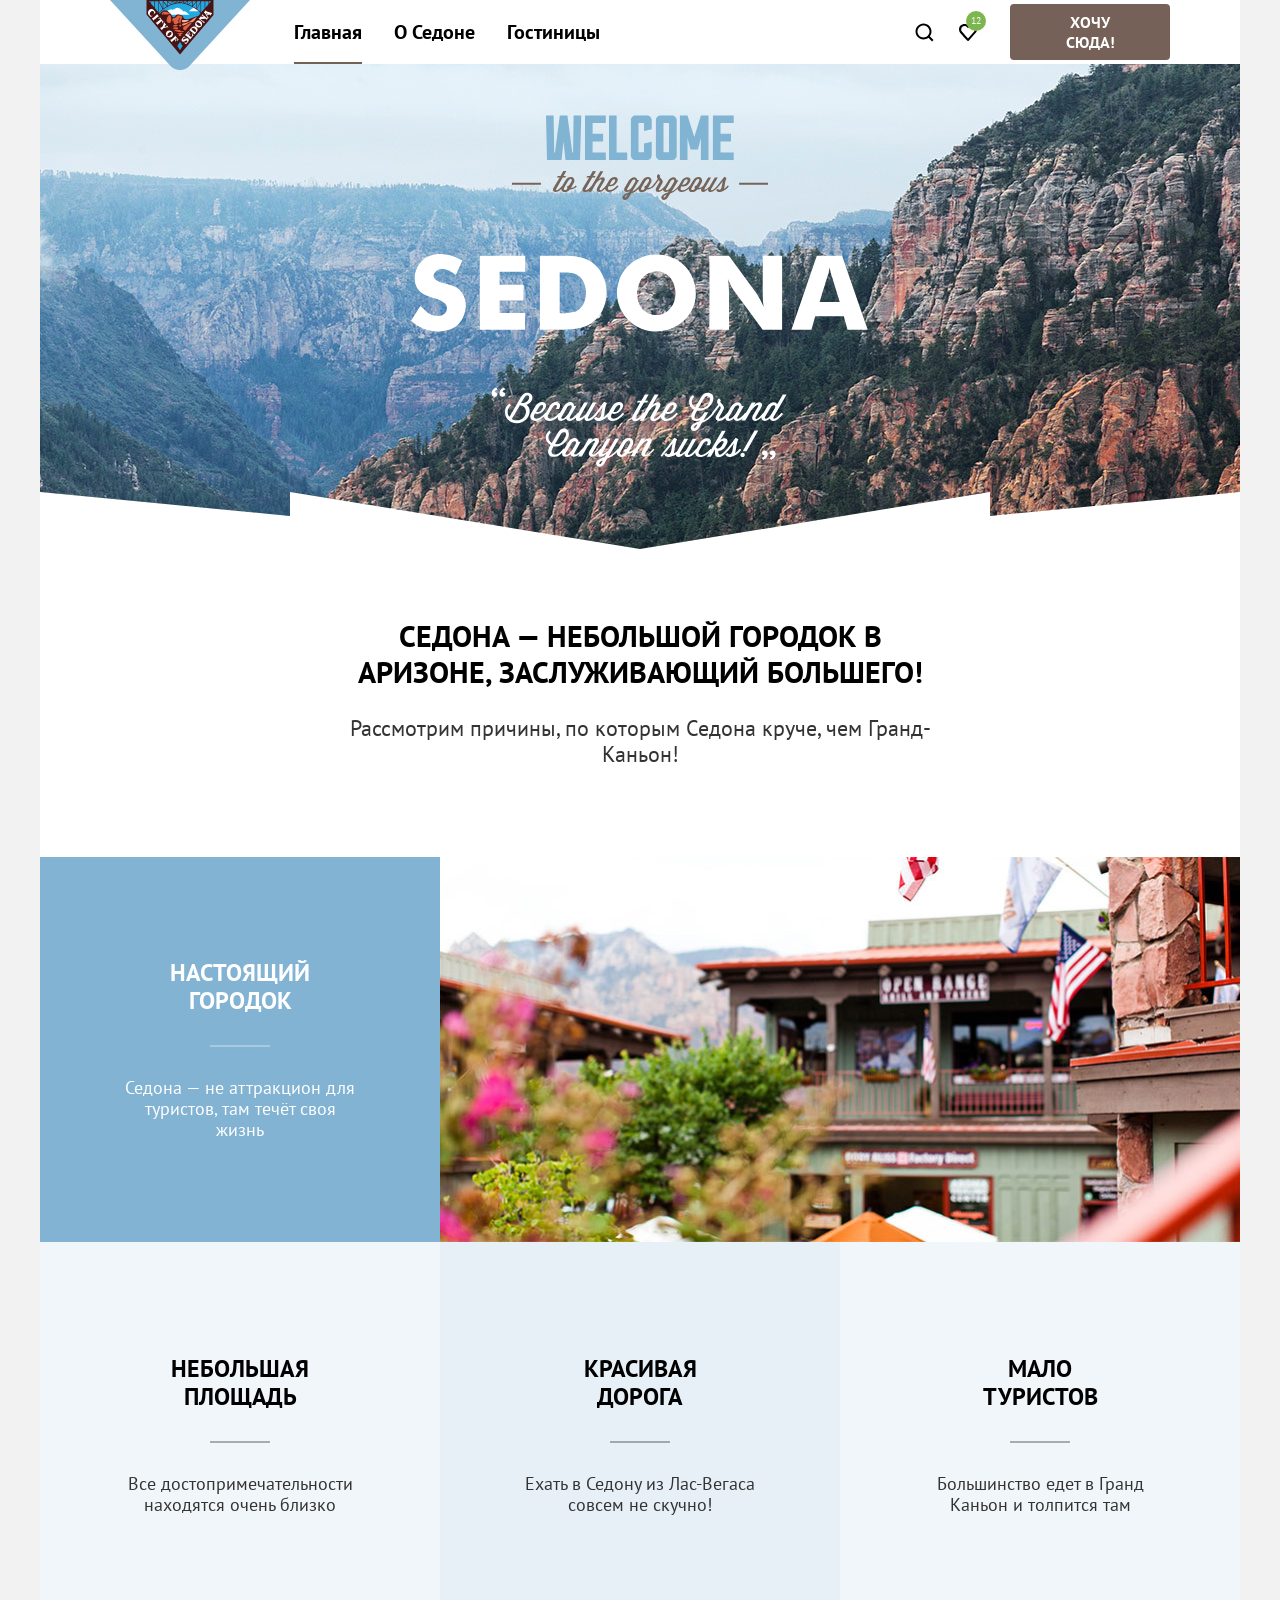
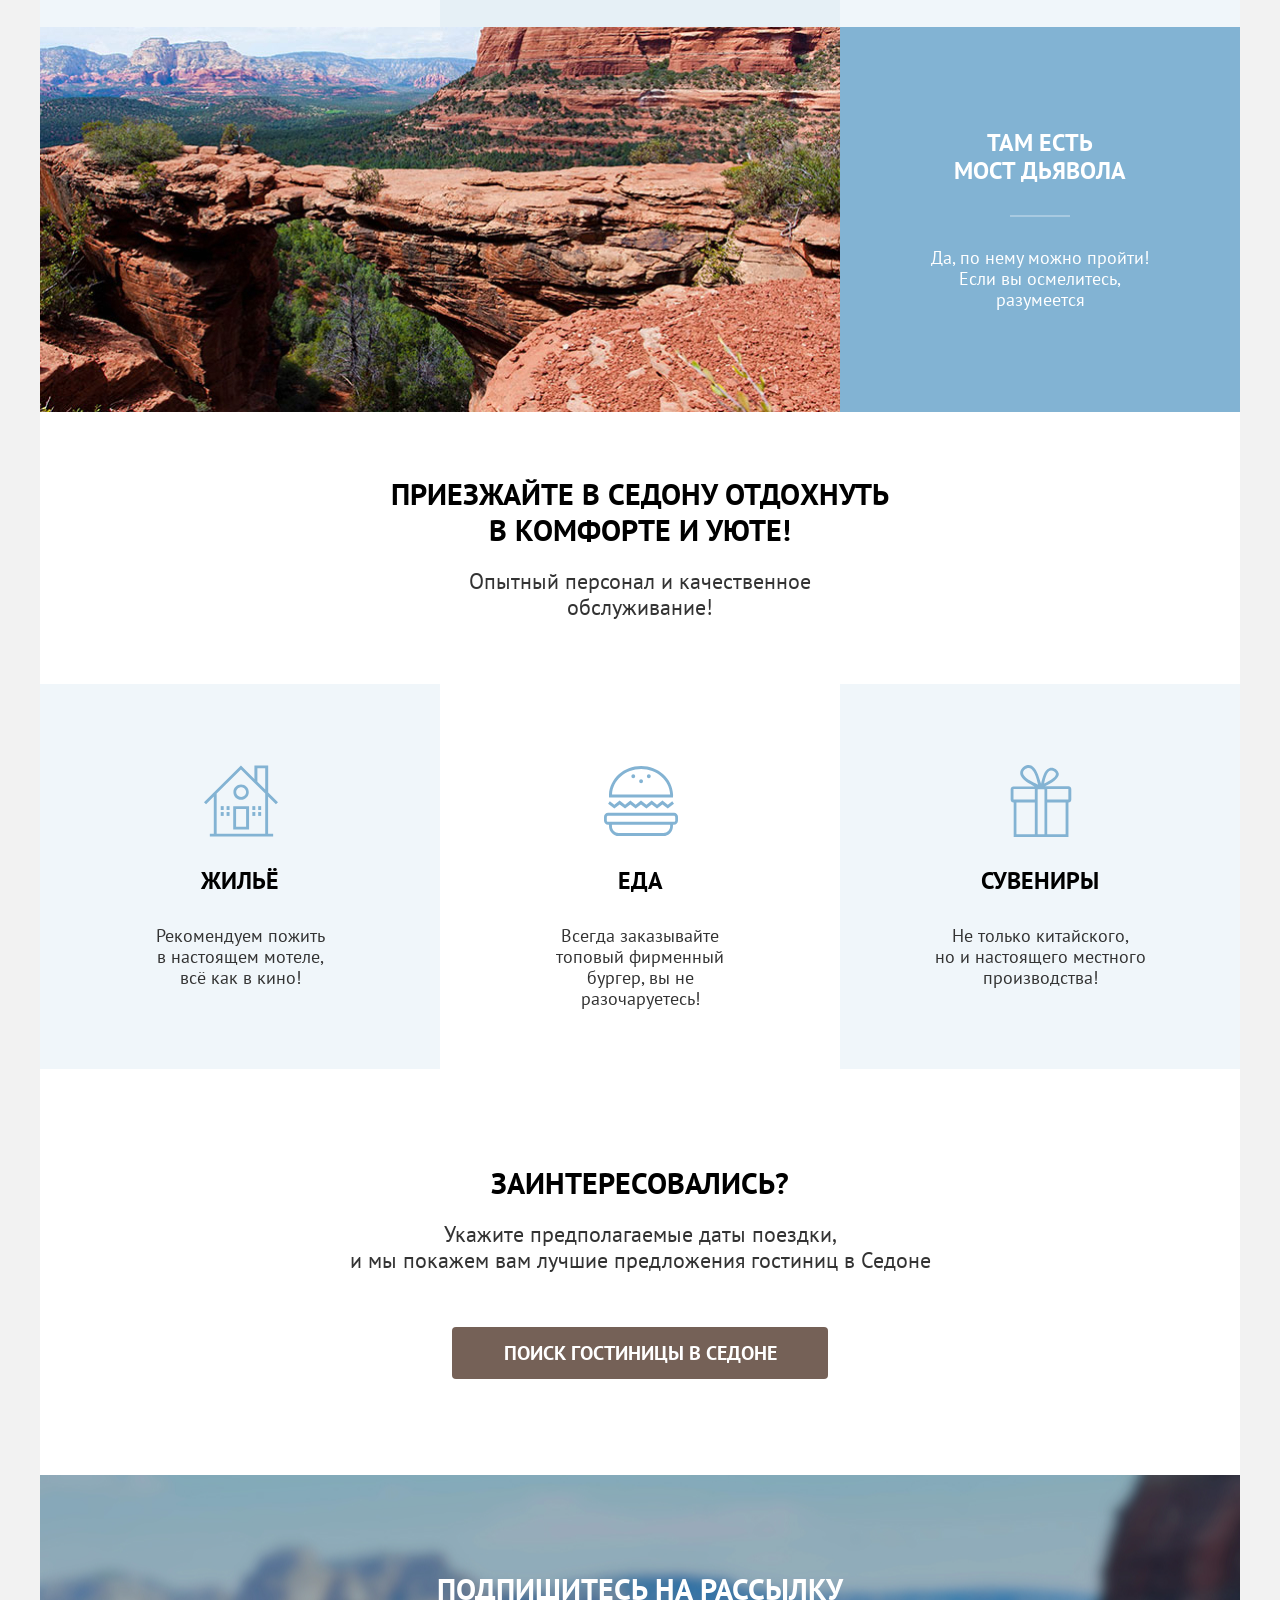
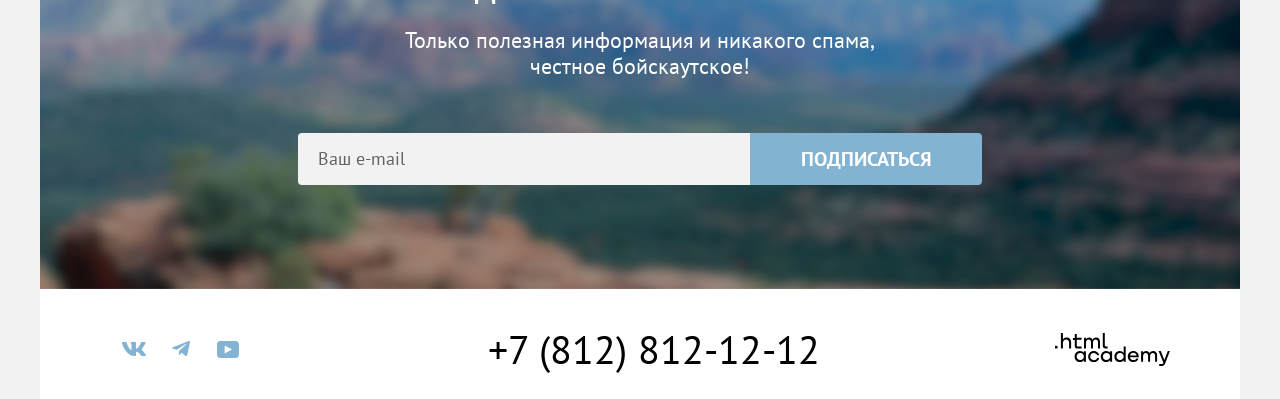
<file: index.html>
<!DOCTYPE html>
<html lang="ru">

  <head>
    <meta charset="utf-8">
    <meta name="viewport" content="width=device-width, initial-scale=1.0">
    <title>Седона – туристический город в Аризоне</title>
    <meta name="description"
      content="Туристический сайт города Седона. Поиск гостиниц, преимущества отдыха и полезная информация для путешественников.">
    <link rel="icon" href="images/favicon.png" type="image/png" sizes="32x32">
    <link rel="stylesheet" href="styles/main.css">
  </head>

  <body>

    <!-- Шапка сайта -->
    <header class="page-header">
      <nav class="navigation" aria-label="Основная навигация">
        <a href="index.html" class="navigation-logo-link">
          <img src="images/logo.svg" alt="Логотип сайта Седона" width="140" height="70">
        </a>

        <!-- Главное меню -->
        <ul class="navigation-list">
          <li class="navigation-item">
            <a href="index.html" aria-current="page" class="navigation-link navigation-link-current">Главная</a>
          </li>
          <li class="navigation-item">
            <a href="#" class="navigation-link">О Седоне</a>
          </li>
          <li class="navigation-item">
            <a href="catalog.html" class="navigation-link">Гостиницы</a>
          </li>
        </ul>

        <!-- Пользовательское меню -->
        <ul class="navigation-user-list">
          <li class="navigation-user-item">
            <a href="#" class="navigation-user-link navigation-user-link-search">
              <span class="visually-hidden">Поиск</span>
            </a>
          </li>
          <li class="navigation-user-item">
            <a href="#" class="navigation-user-link navigation-user-link-favorites">
              <span class="visually-hidden">Избранное</span>
              <span class="navigation-favorites-count">12</span>
            </a>
          </li>
          <li class="navigation-user-item">
            <a href="#" class="navigation-user-button button">Хочу сюда!</a>
          </li>
        </ul>
      </nav>
    </header>

    <main class="page-main">

      <!-- Главный экран -->
      <section class="page-hero">
        <h1 class="visually-hidden">Седона – туристический город в Аризоне</h1>
        <img src="images/welcome-to-sedona.svg"
          alt="Добро пожаловать в великолепную Седону. Потому что Гранд-Каньон отстой!" class="page-hero-image"
          width="458" height="352">
      </section>

      <!-- Преимущества -->
      <section class="advantages">
        <h2 class="visually-hidden">Преимущества Седоны</h2>
        <p class="advantages-lead">Седона — небольшой городок в Аризоне, заслуживающий большего!</p>
        <p class="advantages-description">Рассмотрим причины, по которым Седона круче, чем Гранд-Каньон!</p>
        <ul class="advantages-list">
          <li class="advantages-item advantages-item-featured advantages-item-dark">
            <div class="advantages-item-content">
              <h3 class="advantages-item-title">Настоящий городок</h3>
              <p class="advantages-item-description">Седона — не аттракцион для туристов, там течёт своя жизнь</p>
            </div>
            <img src="images/advantages-town.jpg" alt="Городская улица Седоны с магазинами и флагами"
              class="advantages-image" width="800" height="385">
          </li>
          <li class="advantages-item advantages-item-light">
            <h3 class="advantages-item-title">Небольшая площадь</h3>
            <p class="advantages-item-description">Все достопримечательности находятся очень близко</p>
          </li>
          <li class="advantages-item advantages-item-medium">
            <h3 class="advantages-item-title">Красивая дорога</h3>
            <p class="advantages-item-description">Ехать в Седону из Лас-Вегаса совсем не скучно!</p>
          </li>
          <li class="advantages-item advantages-item-light">
            <h3 class="advantages-item-title">Мало туристов</h3>
            <p class="advantages-item-description">Большинство едет в Гранд Каньон и толпится там</p>
          </li>
          <li class="advantages-item advantages-item-featured advantages-item-featured-reverse advantages-item-dark">
            <div class="advantages-item-content">
              <h3 class="advantages-item-title">Там есть <br> мост Дьявола</h3>
              <p class="advantages-item-description">Да, по нему можно пройти! Если вы осмелитесь, разумеется</p>
            </div>
            <img src="images/advantages-bridge.jpg" alt="Красные скалы и природный мост Дьявола в окрестностях Седоны"
              class="advantages-image" width="800" height="385">
          </li>
        </ul>
      </section>

      <!-- Услуги -->
      <section class="services">
        <h2 class="visually-hidden">Услуги для туристов</h2>
        <p class="services-lead">Приезжайте в Седону отдохнуть в комфорте и уюте!</p>
        <p class="services-description">Опытный персонал и качественное обслуживание!</p>
        <ul class="services-list">
          <li class="services-item services-item-housing">
            <h3 class="services-item-title">Жильё</h3>
            <p class="services-item-description">Рекомендуем пожить <br> в настоящем мотеле, <br> всё как в кино!</p>
          </li>
          <li class="services-item services-item-food">
            <h3 class="services-item-title">Еда</h3>
            <p class="services-item-description">Всегда заказывайте <br> топовый фирменный бургер, вы не разочаруетесь!</p>
          </li>
          <li class="services-item services-item-souvenirs">
            <h3 class="services-item-title">Сувениры</h3>
            <p class="services-item-description">Не только китайского, <br> но и настоящего местного производства!</p>
          </li>
        </ul>
      </section>

      <!-- Поиск гостиницы -->
      <section class="hotel-search">
        <h2 class="visually-hidden">Подбор гостиницы</h2>
        <p class="hotel-search-lead">Заинтересовались?</p>
        <p class="hotel-search-description">Укажите предполагаемые даты поездки, <br> и мы покажем вам лучшие предложения
          гостиниц в Седоне</p>
        <a href="#" class="hotel-search-button button">Поиск гостиницы в Седоне</a>
      </section>

      <!-- Подписка на рассылку -->
      <section class="newsletter">
        <h2 class="visually-hidden">Форма подписки на рассылку</h2>
        <p class="newsletter-lead">Подпишитесь на рассылку</p>
        <p class="newsletter-description">Только полезная информация и никакого спама, честное бойскаутское!</p>
        <form action="https://echo.htmlacademy.ru/" method="post" class="newsletter-form">
          <label for="newsletter-email-field" class="visually-hidden">Введите ваш e-mail</label>
          <input type="email" id="newsletter-email-field" name="newsletter-email" placeholder="Ваш e-mail"
            class="newsletter-field" required>
          <button class="newsletter-button button" type="submit">Подписаться</button>
        </form>
      </section>

    </main>

    <!-- Подвал сайта -->
    <footer class="page-footer">

      <!-- Социальные сети -->
      <section class="footer-social">
        <h2 class="visually-hidden">Социальные сети</h2>
        <ul class="footer-social-list">
          <li class="footer-social-item">
            <a href="https://vk.com/htmlacademy" class="footer-social-link">
              <img src="images/social-vk-icon.svg" alt="ВКонтакте" class="footer-social-icon" width="24" height="14">
            </a>
          </li>
          <li class="footer-social-item">
            <a href="https://t.me/htmlacademy" class="footer-social-link">
              <img src="images/social-telegram-icon.svg" alt="Телеграм" class="footer-social-icon" width="18"
                height="16">
            </a>
          </li>
          <li class="footer-social-item">
            <a href="https://www.youtube.com/user/htmlacademyru" class="footer-social-link">
              <img src="images/social-youtube-icon.svg" alt="Ютьюб" class="footer-social-icon" width="22" height="17">
            </a>
          </li>
        </ul>
      </section>

      <!-- Контакты -->
      <address class="footer-contacts">
        <a href="tel:+78128121212" class="footer-contacts-phone">+7 (812) 812-12-12</a>
      </address>

      <!-- Ссылка на разработчика -->
      <a href="https://htmlacademy.ru/" class="footer-developer-link">
        <img src="images/logo-htmlacademy.svg" alt="Логотип HTML Academy" class="footer-developer-logo" width="115"
          height="33">
      </a>

    </footer>

  </body>

</html>
</file>
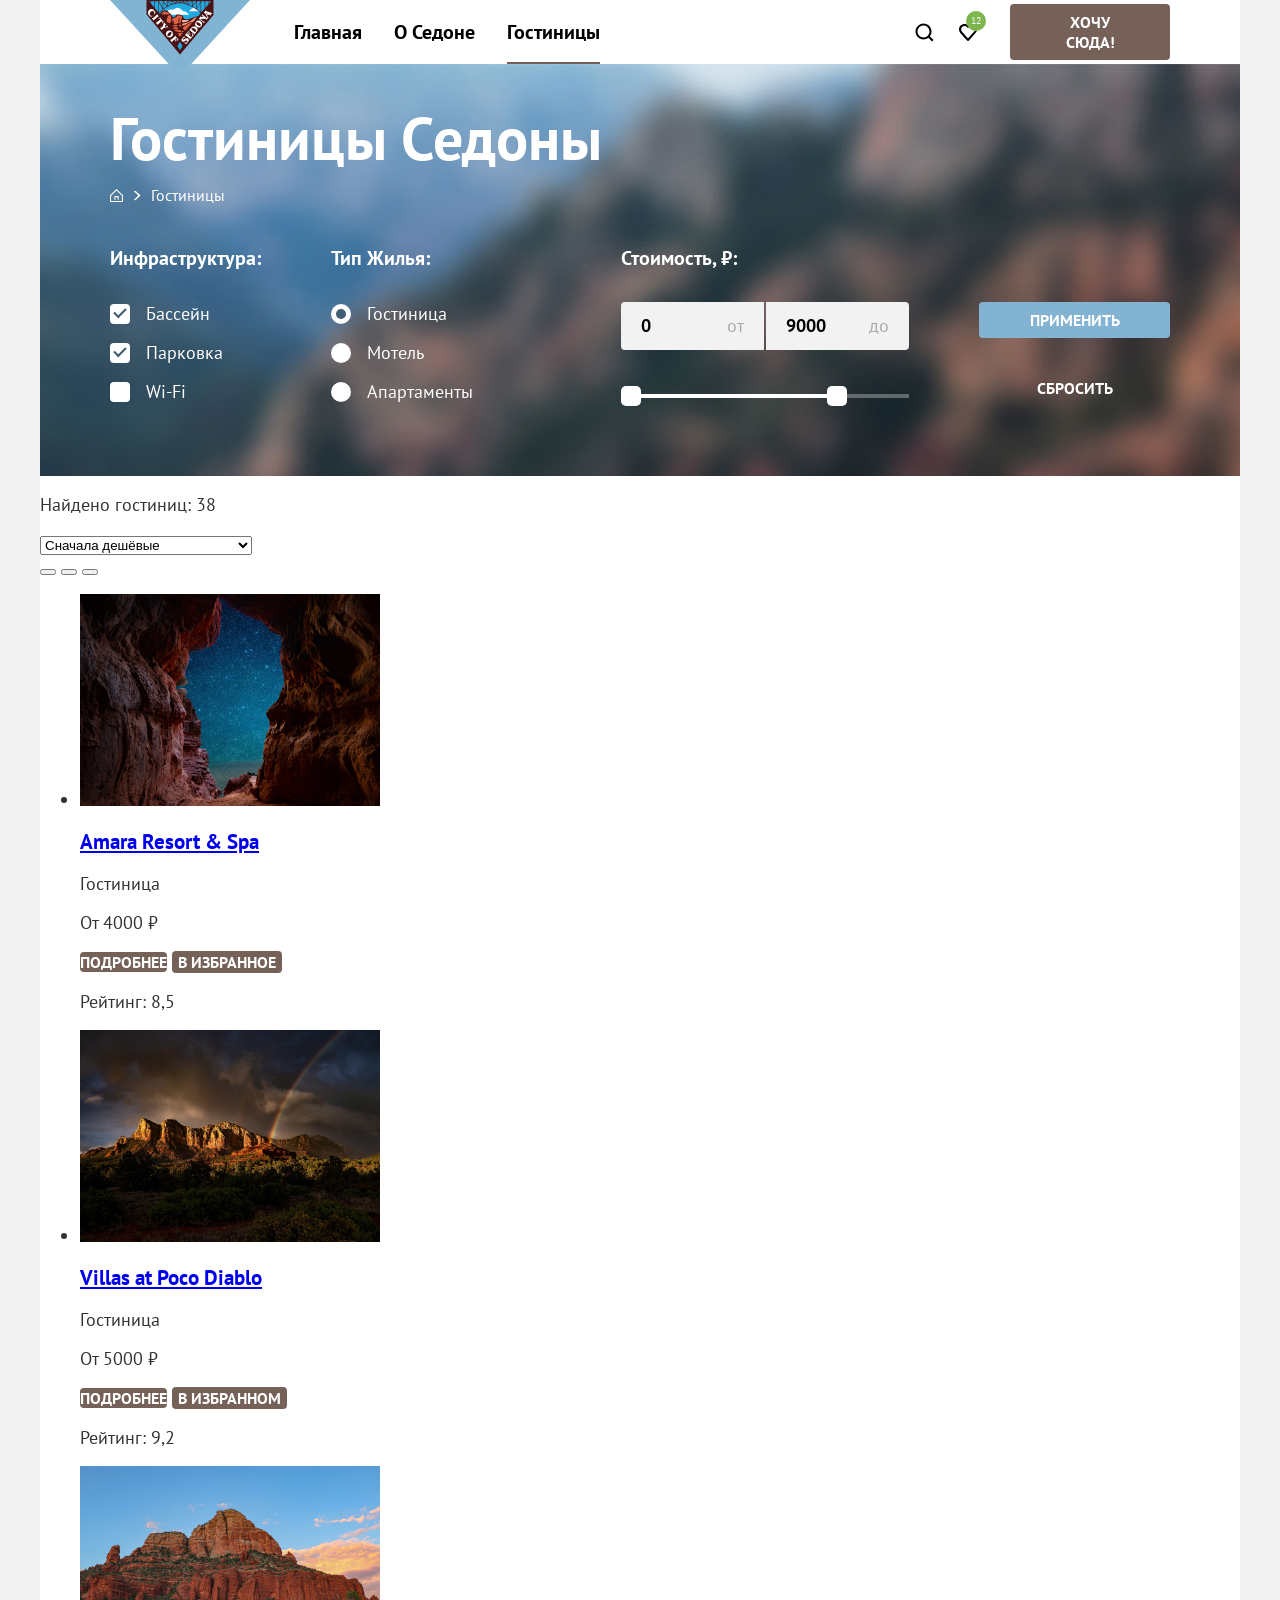
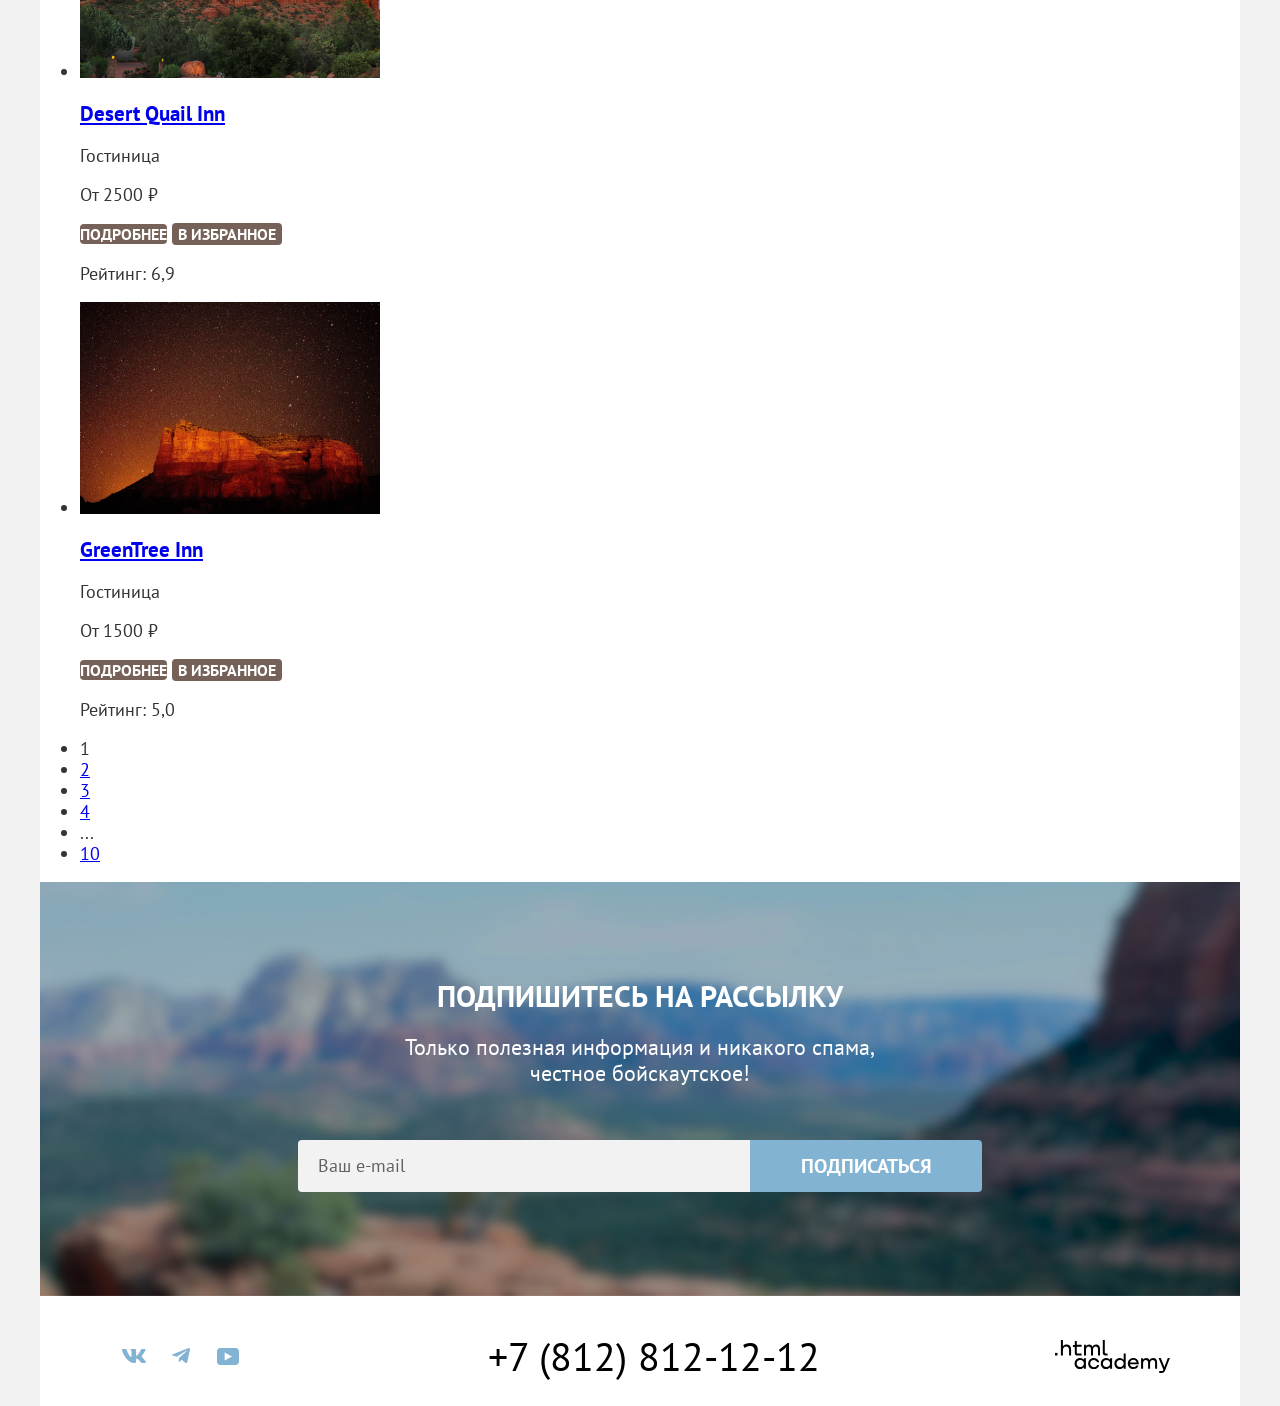
<file: catalog.html>
<!DOCTYPE html>
<html lang="en">

  <head>
    <meta charset="utf-8">
    <meta name="viewport" content="width=device-width, initial-scale=1.0">
    <title>Гостиницы Седоны</title>
    <meta name="description"
      content="Каталог гостиниц Седоны с фильтрами по инфраструктуре, типу жилья, стоимости и рейтингу.">
    <link rel="icon" href="images/favicon.png" type="image/png" sizes="32x32">
    <link rel="stylesheet" href="styles/main.css">
  </head>

  <body>
    <!-- Шапка сайта -->
    <header class="page-header">
      <nav class="navigation" aria-label="Основная навигация">
        <a href="index.html" class="navigation-logo-link">
          <img src="images/logo.svg" alt="Логотип сайта Седона" width="140" height="70">
        </a>

        <!-- Главное меню -->
        <ul class="navigation-list">
          <li class="navigation-item">
            <a href="index.html" class="navigation-link">Главная</a>
          </li>
          <li class="navigation-item">
            <a href="#" class="navigation-link">О Седоне</a>
          </li>
          <li class="navigation-item">
            <a href="catalog.html" aria-current="page" class="navigation-link navigation-link-current">Гостиницы</a>
          </li>
        </ul>

        <!-- Пользовательское меню -->
        <ul class="navigation-user-list">
          <li class="navigation-user-item">
            <a href="#" class="navigation-user-link navigation-user-link-search">
              <span class="visually-hidden">Поиск</span>
            </a>
          </li>
          <li class="navigation-user-item">
            <a href="#" class="navigation-user-link navigation-user-link-favorites">
              <span class="visually-hidden">Избранное</span>
              <span class="navigation-favorites-count">12</span>
            </a>
          </li>
          <li class="navigation-user-item">
            <a href="#" class="navigation-user-button button">Хочу сюда!</a>
          </li>
        </ul>
      </nav>
    </header>

    <main class="page-main page-main-catalog">

      <!-- Фильтр гостиниц -->
      <section class="catalog-hero">
        <h1 class="catalog-title">Гостиницы Седоны</h1>

        <!-- Хлебные крошки -->
        <nav class="breadcrumbs" aria-label="Хлебные крошки">
          <ol class="breadcrumbs-list">
            <li class="breadcrumbs-item">
              <a href="index.html" class="breadcrumbs-link breadcrumbs-link-home">
                <span class="visually-hidden">Главная страница</span>
              </a>
            </li>
            <li class="breadcrumbs-item">
              <span class="breadcrumbs-current" aria-current="page">Гостиницы</span>
            </li>
          </ol>
        </nav>
        <form action="https://echo.htmlacademy.ru/" method="get" class="catalog-filter">
          <fieldset class="catalog-filter-group">
            <legend class="catalog-filter-title">Инфраструктура:</legend>
            <ul class="catalog-filter-list">
              <li class="catalog-filter-item">
                <label class="control">
                  <input type="checkbox" class="control-input" name="infrastructure" value="pool" checked>
                  <span class="control-label">Бассейн</span>
                </label>
              </li>
              <li class="catalog-filter-item">
                <label class="control">
                  <input type="checkbox" class="control-input" name="infrastructure" value="parking" checked>
                  <span class="control-label">Парковка</span>
                </label>
              </li>
              <li class="catalog-filter-item">
                <label class="control">
                  <input type="checkbox" class="control-input" name="infrastructure" value="wifi">
                  <span class="control-label">Wi-Fi</span>
                </label>
              </li>
            </ul>
          </fieldset>

          <fieldset class="catalog-filter-group">
            <legend class="catalog-filter-title">Тип Жилья:</legend>
            <ul class="catalog-filter-list">
              <li class="catalog-filter-item">
                <label class="control">
                  <input type="radio" class="control-input" name="housing-type" value="hotel" checked>
                  <span class="control-label">Гостиница</span>
                </label>
              </li>
              <li class="catalog-filter-item">
                <label class="control">
                  <input type="radio" class="control-input" name="housing-type" value="motel">
                  <span class="control-label">Мотель</span>
                </label>
              </li>
              <li class="catalog-filter-item">
                <label class="control">
                  <input type="radio" class="control-input" name="housing-type" value="apartments">
                  <span class="control-label">Апартаменты</span>
                </label>
              </li>
            </ul>
          </fieldset>

          <fieldset class="catalog-filter-group catalog-filter-group-price">
            <legend class="catalog-filter-title">Стоимость, ₽:</legend>
            <div class="price-filter">
              <label class="price-filter-label">
                <input type="number" class="price-filter-input" name="price-min" value="0" min="0">
                <span class="price-filter-text">от</span>
              </label>
              <label class="price-filter-label">
                <input type="number" class="price-filter-input" name="price-max" value="9000" min="0">
                <span class="price-filter-text">до</span>
              </label>
            </div>
            <div class="range">
              <div class="range-scale">
                <div class="range-bar">
                  <button class="range-toggle range-toggle-min" type="button">
                    <span class="visually-hidden">Изменить минимальную стоимость</span>
                  </button>
                  <button class="range-toggle range-toggle-max" type="button">
                    <span class="visually-hidden">Изменить максимальную стоимость</span>
                  </button>
                </div>
              </div>
            </div>
          </fieldset>
          <div class="catalog-filter-buttons">
            <button class="catalog-filter-button button" type="submit">Применить</button>
            <button class="catalog-filter-reset" type="reset">Сбросить</button>
          </div>
        </form>
      </section>

      <!-- Результаты поиска -->
      <section class="catalog-results">
        <h2 class="visually-hidden">Список найденных гостиниц</h2>
        <div class="catalog-results-toolbar">
          <p class="catalog-results-count">Найдено гостиниц: 38</p>
          <div class="catalog-sorting">
            <label for="catalog-sorting-select" class="visually-hidden">Сортировка гостиниц</label>
            <select name="sorting" class="catalog-sorting-select" id="catalog-sorting-select">
              <option value="price-asc">Сначала дешёвые</option>
              <option value="price-desc">Сначала дорогие</option>
              <option value="rating-desc">Сначала с высоким рейтингом</option>
            </select>
          </div>
          <div class="catalog-view" role="group" aria-label="Переключение вида каталога">
            <button type="button" class="catalog-view-button catalog-view-button-grid catalog-view-button-current"
              aria-pressed="true">
              <span class="visually-hidden">Показать карточки плиткой</span>
            </button>
            <button type="button" class="catalog-view-button catalog-view-button-card" aria-pressed="false">
              <span class="visually-hidden">Показать карточки по одной</span>
            </button>
            <button type="button" class="catalog-view-button catalog-view-button-list" aria-pressed="false">
              <span class="visually-hidden">Показать список</span>
            </button>
          </div>
        </div>

        <!-- Карточки гостиниц -->
        <ul class="hotel-list">
          <li class="hotel-card">
            <a href="#" class="hotel-card-link">
              <img src="images/amara-resort-spa.jpg" alt="" class="hotel-card-image" width="300" height="212">
              <h3 class="hotel-card-title">Amara Resort &amp; Spa</h3>
            </a>
            <p class="hotel-card-type">Гостиница</p>
            <p class="hotel-card-price">От 4000 ₽</p>
            <a href="#" class="hotel-card-details-button button">Подробнее</a>
            <button type="button" class="hotel-card-favorite-button button" aria-pressed="false">В избранное</button>
            <p class="hotel-card-stars hotel-card-stars-4">
              <span class="visually-hidden">4 звезды</span>
            </p>
            <p class="hotel-card-rating">Рейтинг: 8,5</p>
          </li>
          <li class="hotel-card">
            <a href="#" class="hotel-card-link">
              <img src="images/villas-poco-diablo.jpg" alt="" class="hotel-card-image" width="300" height="212">
              <h3 class="hotel-card-title">Villas at Poco Diablo</h3>
            </a>
            <p class="hotel-card-type">Гостиница</p>
            <p class="hotel-card-price">От 5000 ₽</p>
            <a href="#" class="hotel-card-details-button button">Подробнее</a>
            <button type="button" class="hotel-card-favorite-button hotel-card-favorite-button-current button"
              aria-pressed="true">В избранном</button>
            <p class="hotel-card-stars hotel-card-stars-4">
              <span class="visually-hidden">4 звезды</span>
            </p>
            <p class="hotel-card-rating">Рейтинг: 9,2</p>
          </li>
          <li class="hotel-card">
            <a href="#" class="hotel-card-link">
              <img src="images/desert-quail-inn.jpg" alt="" class="hotel-card-image" width="300" height="212">
              <h3 class="hotel-card-title">Desert Quail Inn</h3>
            </a>
            <p class="hotel-card-type">Гостиница</p>
            <p class="hotel-card-price">От 2500 ₽</p>
            <a href="#" class="hotel-card-details-button button">Подробнее</a>
            <button type="button" class="hotel-card-favorite-button button" aria-pressed="false">В избранное</button>
            <p class="hotel-card-stars hotel-card-stars-3">
              <span class="visually-hidden">3 звезды</span>
            </p>
            <p class="hotel-card-rating">Рейтинг: 6,9</p>
          </li>
          <li class="hotel-card">
            <a href="#" class="hotel-card-link">
              <img src="images/greentree-inn.jpg" alt="" class="hotel-card-image" width="300" height="212">
              <h3 class="hotel-card-title">GreenTree Inn</h3>
            </a>
            <p class="hotel-card-type">Гостиница</p>
            <p class="hotel-card-price">От 1500 ₽</p>
            <a href="#" class="hotel-card-details-button button">Подробнее</a>
            <button type="button" class="hotel-card-favorite-button button" aria-pressed="false">В избранное</button>
            <p class="hotel-card-stars hotel-card-stars-2">
              <span class="visually-hidden">2 звезды</span>
            </p>
            <p class="hotel-card-rating">Рейтинг: 5,0</p>
          </li>
        </ul>

        <!-- Пагинация -->
        <nav class="pagination" aria-label="Пагинация">
          <ul class="pagination-list">
            <li class="pagination-item">
              <span class="panination-link pagination-link-current" aria-current="page">1</span>
            </li>
            <li class="pagination-item">
              <a href="#" class="pagination-link" aria-label="Перейти на страницу 2">2</a>
            </li>
            <li class="pagination-item">
              <a href="#" class="pagination-link" aria-label="Перейти на страницу 3">3</a>
            </li>
            <li class="pagination-item">
              <a href="#" class="pagination-link" aria-label="Перейти на страницу 4">4</a>
            </li>
            <li class="pagination-item">
              <span class="pagination-ellipsis">...</span>
            </li>
            <li class="pagination-item">
              <a href="#" class="pagination-link" aria-label="Перейти на страницу 10">10</a>
            </li>
          </ul>
        </nav>
      </section>

      <!-- Подписка на рассылку -->
      <section class="newsletter newsletter-light">
        <h2 class="visually-hidden">Форма подписки на рассылку</h2>
        <p class="newsletter-lead">Подпишитесь на рассылку</p>
        <p class="newsletter-description">Только полезная информация и никакого спама, честное бойскаутское!</p>
        <form action="https://echo.htmlacademy.ru/" method="post" class="newsletter-form">
          <label for="catalog-newsletter-email-field" class="visually-hidden">Введите ваш e-mail</label>
          <input type="email" id="catalog-newsletter-email-field" name="newsletter-email" placeholder="Ваш e-mail"
            class="newsletter-field" required>
          <button class="newsletter-button button" type="submit">Подписаться</button>
        </form>
      </section>
    </main>

    <!-- Подвал сайта -->
    <footer class="page-footer">

      <!-- Социальные сети -->
      <section class="footer-social">
        <h2 class="visually-hidden">Социальные сети</h2>
        <ul class="footer-social-list">
          <li class="footer-social-item">
            <a href="https://vk.com/htmlacademy" class="footer-social-link">
              <img src="images/social-vk-icon.svg" alt="ВКонтакте" class="footer-social-icon" width="24" height="14">
            </a>
          </li>
          <li class="footer-social-item">
            <a href="https://t.me/htmlacademy" class="footer-social-link">
              <img src="images/social-telegram-icon.svg" alt="Телеграм" class="footer-social-icon" width="18"
                height="16">
            </a>
          </li>
          <li class="footer-social-item">
            <a href="https://www.youtube.com/user/htmlacademyru" class="footer-social-link">
              <img src="images/social-youtube-icon.svg" alt="Ютьюб" class="footer-social-icon" width="22" height="17">
            </a>
          </li>
        </ul>
      </section>

      <!-- Контакты -->
      <address class="footer-contacts">
        <a href="tel:+78128121212" class="footer-contacts-phone">+7 (812) 812-12-12</a>
      </address>

      <!-- Ссылка на разработчика -->
      <a href="https://htmlacademy.ru/" class="footer-developer-link">
        <img src="images/logo-htmlacademy.svg" alt="Логотип HTML Academy" class="footer-developer-logo" width="115"
          height="33">
      </a>

    </footer>
  </body>

</html>
</file>
<file: styles/main.css>
@font-face {
  font-family: "PT Sans";
  font-weight: 400;
  font-style: normal;
  src: url(../fonts/ptsans-400.woff2) format(woff2);
  font-display: swap;
}

@font-face {
  font-family: "PT Sans";
  font-weight: 700;
  font-style: normal;
  src: url(../fonts/ptsans-700.woff2) format(woff2);
  font-display: swap;
}

/* Общие стили */
html {
  height: 100%;
}

body {
  min-height: 100%;
  display: flex;
  flex-direction: column;
  margin: 0;
  font-family: "PT Sans", "Arial", sans-serif;
  font-size: 18px;
  line-height: 21px;
  color: #333333;
  background-color: #f2f2f2;
}

*,
*::before,
*::after {
  box-sizing: border-box;
}

img {
  max-width: 100%;
  height: auto;
}

.page-header,
.page-main,
.page-footer {
  width: 1200px;
  margin: 0 auto;
  background-color: #ffffff;
}

.page-main {
  flex-grow: 1;
}

.visually-hidden {
  position: absolute;
  width: 1px;
  height: 1px;
  margin: -1px;
  border: 0;
  padding: 0;
  white-space: nowrap;
  clip-path: inset(100%);
  clip: rect(0 0 0 0);
  overflow: hidden;
}

/* Кнопки */
.button {
  display: inline-block;
  box-sizing: border-box;
  font-family: inherit;
  font-size: 16px;
  line-height: 20px;
  font-weight: 700;
  text-align: center;
  text-transform: uppercase;
  text-decoration: none;
  color: #ffffff;
  background-color: #756157;
  border: none;
  border-radius: 4px;
  cursor: pointer;
  transition: background-color 0.2s ease, color 0.2s ease, opacity 0.2s ease;
}

.button:hover {
  background-color: #615048;
}

.button:focus-visible {
  background-color: #615048;
  outline: 3px solid #83b3d3;
  outline-offset: 1px;
}

.button:active {
  color: rgba(255, 255, 255, 0.3);
  background-color: #756157;
}

.button:disabled {
  background-color: #e5e5e5;
  cursor: default;
}

/* Шапка сайта */
.navigation {
  display: flex;
  align-items: flex-start;
  width: 1060px;
  height: 64px;
  margin: 0 auto;
}

.navigation-logo-link {
  position: relative;
  z-index: 1;
  display: block;
  width: 140px;
  height: 70px;
  margin-right: 28px;
  flex-shrink: 0;
}

.navigation-logo-link img {
  display: block;
  width: 140px;
  height: 70px;
}

.navigation-list {
  display: flex;
  flex-wrap: wrap;
  margin: 0;
  padding: 0;
  list-style: none;
}

.navigation-link {
  position: relative;
  display: block;
  padding: 20px 16px;
  font-size: 20px;
  line-height: 24px;
  font-weight: 700;
  color: #000000;
  text-align: center;
  text-decoration: none;
}

.navigation-link-current::after {
  content: "";
  position: absolute;
  right: 16px;
  bottom: 0;
  left: 16px;
  height: 2px;
  background-color: #756257;
}

.navigation-user-list {
  display: flex;
  flex-wrap: wrap;
  align-items: center;
  margin: 0;
  margin-left: auto;
  padding: 0;
  list-style: none;
}

.navigation-user-link {
  position: relative;
  display: block;
  min-width: 44px;
  min-height: 64px;
  text-decoration: none;
  background-repeat: no-repeat;
  background-position: center;
  background-size: 20px 20px;
}

.navigation-user-link-search {
  background-image: url("../images/search-icon.svg");
}

.navigation-user-link-favorites {
  background-image: url("../images/heart-icon.svg");
}

.navigation-favorites-count {
  position: absolute;
  top: 11px;
  right: 4px;
  min-width: 20px;
  height: 20px;
  padding: 0 4px;
  font-size: 10px;
  line-height: 20px;
  color: #ffffff;
  text-align: center;
  background-color: #7db54f;
  border-radius: 10px;
}

.navigation-user-button {
  width: 160px;
  margin-left: 20px;
  padding: 8px 34px;
}

/* Главный экран */
.page-hero {
  min-height: 485px;
  padding-top: 51px;
  padding-bottom: 82px;
  text-align: center;
  background-color: #82b3d3;
  background-image: url("../images/hero-divider.svg"), url("../images/index-background.jpg");
  background-repeat: no-repeat, no-repeat;
  background-position: bottom center, center;
  background-size: 100% auto, cover;
}

.page-hero-image {
  display: block;
  margin: 0 auto;
}

/* Преимущества */
.advantages {
  text-align: center;
}

.advantages-lead {
  width: 620px;
  margin: 0 auto 25px;
  padding-top: 69px;
  font-size: 30px;
  line-height: 36px;
  font-weight: 700;
  color: #000000;
  text-transform: uppercase;
}

.advantages-description {
  width: 651px;
  margin: 0 auto 90px;
  font-size: 22px;
  line-height: 26px;
  color: #333333;
}

.advantages-list {
  display: flex;
  flex-wrap: wrap;
  margin: 0;
  padding: 0;
  list-style: none;
}

.advantages-item {
  width: 400px;
  height: 385px;
  text-align: center;
}

.advantages-item-featured {
  display: flex;
  width: 1200px;
  height: 385px;
  padding: 0;
}

.advantages-item-featured-reverse {
  flex-direction: row-reverse;
}

.advantages-item-content {
  display: flex;
  flex-direction: column;
  align-items: center;
  width: 400px;
  height: 385px;
  padding: 102px 85px;
  text-align: center;
  flex-shrink: 0;
}

.advantages-item-light {
  padding: 112.5px 85px;
  background-color: rgba(131, 179, 211, 0.12);
}

.advantages-item-medium {
  padding: 112.5px 85px;
  background-color: rgba(131, 179, 211, 0.2);
}

.advantages-item-dark {
  color: #ffffff;
  background-color: #82b3d3;
}

.advantages-item-title {
  width: 175px;
  margin: 0 auto 30px;
  font-size: 24px;
  line-height: 28px;
  font-weight: 700;
  color: #000000;
  text-transform: uppercase;
}

.advantages-item-title::after {
  content: "";
  display: block;
  width: 60px;
  height: 2px;
  margin: 30px auto 0;
  background-color: rgba(0, 0, 0, 0.3);
}

.advantages-item-dark .advantages-item-title {
  color: #ffffff;
}

.advantages-item-dark .advantages-item-title::after {
  background-color: rgba(255, 255, 255, 0.3);
}

.advantages-item-description {
  width: 230px;
  margin: 0 auto;
  font-size: 18px;
  line-height: 21px;
}

.advantages-image {
  display: block;
  width: 800px;
  height: 385px;
  object-fit: cover;
}

/* Услуги */
.services {
  text-align: center;
  padding-top: 64px;
}

.services-lead {
  width: 505px;
  margin: 0 auto 20px;
  font-size: 30px;
  line-height: 36px;
  font-weight: 700;
  color: #000000;
  text-transform: uppercase;
}

.services-description {
  width: 490px;
  margin: 0 auto 64px;
  font-size: 22px;
  line-height: 26px;
  color: #333333;
}

.services-list {
  display: flex;
  flex-wrap: wrap;
  margin: 0;
  padding: 0;
  list-style: none;
}

.services-item {
  width: 400px;
  height: 385px;
  padding: 183px 85px 81px;
  text-align: center;
  background-repeat: no-repeat;
  background-position: center 81px;
  background-size: 75px 72px;
}

.services-item-housing {
  background-color: rgba(131, 179, 211, 0.12);
  background-image: url("../images/services-housing-icon.svg");
}

.services-item-food {
  background-color: #ffffff;
  background-image: url("../images/services-food-icon.svg");
}

.services-item-souvenirs {
  background-color: rgba(131, 179, 211, 0.12);
  background-image: url("../images/services-souvenirs-icon.svg");
}

.services-item-title {
  margin: 0 0 30px;
  font-size: 24px;
  line-height: 28px;
  font-weight: 700;
  color: #000000;
  text-transform: uppercase;
}

.services-item-description {
  width: 230px;
  margin: 0 auto;
  font-size: 18px;
  line-height: 21px;
  color: #333333;
}

/* Поиск гостиницы */
.hotel-search {
  padding: 96px 304px;
  text-align: center;
}

.hotel-search-lead {
  margin: 0 0 20px;
  font-size: 30px;
  line-height: 36px;
  font-weight: 700;
  color: #000000;
  text-transform: uppercase;
}

.hotel-search-description {
  width: 592px;
  margin: 0 auto 54px;
  font-size: 22px;
  line-height: 26px;
  color: #333333;
}

.hotel-search-button {
  width: 376px;
  padding: 8px 50px;
  font-size: 20px;
  line-height: 36px;
}

/* Подписка на рассылку */
.newsletter {
  padding: 96px 258px 104px;
  color: #ffffff;
  text-align: center;
  background-color: #82b3d3;
  background-image: url("../images/newsletter-background.jpg");
  background-repeat: no-repeat;
  background-position: center;
  background-size: cover;
}

.newsletter-lead {
  margin: 0 0 20px;
  font-size: 30px;
  line-height: 36px;
  font-weight: 700;
  color: #ffffff;
  text-transform: uppercase;
}

.newsletter-description {
  width: 475px;
  margin: 0 auto 54px;
  font-size: 22px;
  line-height: 26px;
}

.newsletter-form {
  display: flex;
  width: 684px;
  margin: 0 auto;
}

.newsletter-field {
  width: 452px;
  padding: 14px 20px;
  font-family: inherit;
  font-size: 18px;
  line-height: 24px;
  color: #000000;
  background-color: #f2f2f2;
  border: none;
  border-radius: 4px 0 0 4px;
}

.newsletter-field::placeholder {
  color: rgba(0, 0, 0, 0.6);
}

.newsletter-field:hover {
  background-color: #e6e6e6;
}

.newsletter-field:focus-visible {
  background-color: #e6e6e6;
  outline: 3px solid #83b3d3;
  outline-offset: 0;
}

.newsletter-button {
  width: 232px;
  padding: 8px 50px;
  font-size: 20px;
  line-height: 36px;
  background-color: #82b3d3;
  border-radius: 0 4px 4px 0;
}

.newsletter-button:hover {
  background-color: #68a2ca;
}

.newsletter-button:focus-visible {
  background-color: #68a2ca;
  outline: 2px solid #82b3d3;
  outline-offset: 2px;
}

.newsletter-button:active {
  color: rgba(255, 255, 255, 0.3);
  background-color: #82b3d3;
}

/* Подвал сайта */
.page-footer {
  display: flex;
  align-items: center;
  justify-content: space-between;
  padding: 40px 70px 30px;
}

.footer-social {
  width: 142px;
}

.footer-social-list {
  display: flex;
  flex-wrap: wrap;
  margin: 0;
  padding: 0;
  list-style: none;
}

.footer-social-link {
  display: flex;
  align-items: center;
  justify-content: center;
  width: 47px;
  height: 40px;
  text-decoration: none;
}

.footer-social-icon {
  display: block;
}

.footer-social-link:hover .footer-social-icon {
  opacity: 0.6;
}

.footer-social-link:focus-visible {
  outline: 2px solid #82b3d3;
  outline-offset: 2px;
}

.footer-social-link:active .footer-social-icon {
  opacity: 0.3;
}

.footer-contacts {
  width: 720px;
  font-style: normal;
  text-align: center;
}

.footer-contacts-phone {
  font-size: 40px;
  line-height: 40px;
  color: #000000;
  text-decoration: none;
  text-transform: uppercase;
}

.footer-contacts-phone:hover {
  color: #756157;
}

.footer-contacts-phone:focus-visible {
  color: #756157;
  outline: 2px solid #82b3d3;
  outline-offset: 2px;
}

.footer-contacts-phone:active {
  color: rgba(117, 97, 87, 0.3);
}

.footer-developer-link {
  display: block;
  width: 115px;
}

.footer-developer-logo {
  display: block;
}

.footer-developer-link:hover {
  opacity: 0.6;
}

.footer-developer-link:focus-visible {
  outline: 2px solid #82b3d3;
  outline-offset: 2px;
}

.footer-developer-link:active {
  opacity: 0.3;
}

/* Каталог: верхний блок с фильтром */
.catalog-hero {
  padding: 35px 70px 70px;
  color: #ffffff;
  background-color: #82b3d3;
  background-image: url("../images/catalog-filter-background.jpg");
  background-repeat: no-repeat;
  background-position: center;
  background-size: cover;
}

.catalog-title {
  margin: 0 0 8px;
  font-size: 60px;
  line-height: 78px;
}

/* Хлебные крошки */
.breadcrumbs {
  margin-bottom: 40px;
}

.breadcrumbs-list {
  display: flex;
  align-items: center;
  margin: 0;
  padding: 0;
  list-style: none;
}

.breadcrumbs-item {
  position: relative;
  margin-right: 28px;
  font-size: 16px;
  line-height: 21px;
}

.breadcrumbs-item:not(:last-child)::after {
  content: "";
  position: absolute;
  top: 50%;
  right: -18px;
  width: 8px;
  height: 11px;
  background-image: url("../images/breadcrumbs-arrow.svg");
  background-repeat: no-repeat;
  background-position: center;
  transform: translateY(-50%);
}

.breadcrumbs-link {
  display: block;
  min-width: 13px;
  min-height: 15px;
  text-decoration: none;
}

.breadcrumbs-link-home {
  background-image: url("../images/breadcrumbs-home.svg");
  background-repeat: no-repeat;
  background-position: center;
  background-size: 13px 15px;
}

.breadcrumbs-link:hover {
  opacity: 0.6;
}

.breadcrumbs-link:focus-visible {
  outline: 2px solid #ffffff;
  outline-offset: 2px;
}

.breadcrumbs-link:active {
  opacity: 0.3;
}

/* Фильтр каталога */
.catalog-filter {
  display: flex;
  align-items: flex-start;
}

.catalog-filter-group {
  width: 150px;
  margin: 0 70px 0 0;
  padding: 0;
  border: none;
}

.catalog-filter-group:nth-of-type(2) {
  margin-right: 140px;
}

.catalog-filter-group-price {
  width: 288px;
}

.catalog-filter-title {
  margin-bottom: 32px;
  padding: 0;
  font-size: 20px;
  line-height: 24px;
  font-weight: 700;
}

.catalog-filter-list {
  margin: 0;
  padding: 0;
  list-style: none;
}

.catalog-filter-item:not(:last-child) {
  margin-bottom: 16px;
}

/* Кастомные чекбоксы и радиокнопки */
.control {
  position: relative;
  display: block;
  padding-left: 36px;
  font-size: 18px;
  line-height: 23px;
  cursor: pointer;
}

.control-input {
  position: absolute;
  width: 1px;
  height: 1px;
  margin: -1px;
  padding: 0;
  overflow: hidden;
  white-space: nowrap;
  border: 0;
  clip-path: inset(100%);
}

.control-label::before {
  content: "";
  position: absolute;
  top: 1.5px;
  left: 0;
  width: 20px;
  height: 20px;
  background-color: #ffffff;
}

.control-input[type="checkbox"] + .control-label::before {
  border-radius: 4px;
}

.control-input[type="radio"] + .control-label::before {
  border-radius: 50%;
}

.control-input[type="checkbox"]:checked + .control-label::after {
  content: "";
  position: absolute;
  top: 6px;
  left: 4px;
  width: 12px;
  height: 7px;
  border-left: 2px solid #3f5e72;
  border-bottom: 2px solid #3f5e72;
  transform: rotate(-45deg);
}

.control-input[type="radio"]:checked + .control-label::after {
  content: "";
  position: absolute;
  top: 6.5px;
  left: 5px;
  width: 10px;
  height: 10px;
  background-color: #3f5e72;
  border-radius: 50%;
}

.control:hover {
  opacity: 0.6;
}

.control-input:focus-visible + .control-label::before {
  outline: 3px solid #83b3d3;
}

.control:active {
  opacity: 0.3;
}

/* Фильтр стоимости */
.price-filter {
  display: flex;
  margin-bottom: 44px;
}

.price-filter-label {
  position: relative;
  display: block;
  width: 143px;
}

.price-filter-label:first-child {
  margin-right: 2px;
}

.price-filter-input {
  width: 143px;
  padding: 12px 45px 12px 20px;
  font-family: inherit;
  font-size: 18px;
  line-height: 24px;
  font-weight: 700;
  color: #000000;
  background-color: #f2f2f2;
  border: none;
}

.price-filter-input::-webkit-outer-spin-button,
.price-filter-input::-webkit-inner-spin-button {
  margin: 0;
  appearance: none;
}

.price-filter-input[type="number"] {
  appearance: textfield;
}

.price-filter-label:first-child .price-filter-input {
  border-radius: 4px 0 0 4px;
}

.price-filter-label:last-child .price-filter-input {
  border-radius: 0 4px 4px 0;
}

.price-filter-input:hover {
  background-color: #e6e6e6;
}

.price-filter-input:focus-visible {
  background-color: #e6e6e6;
  outline: 3px solid #83b3d3;
  outline-offset: 0;
}

.price-filter-text {
  position: absolute;
  top: 12px;
  right: 20px;
  font-size: 18px;
  line-height: 24px;
  color: rgba(0, 0, 0, 0.3);
}

/* Диапазон стоимости */
.range-scale {
  position: relative;
  height: 4px;
  background-color: rgba(255, 255, 255, 0.3);
}

.range-bar {
  position: absolute;
  left: 0;
  width: 226px;
  height: 4px;
  background-color: #ffffff;
}

.range-toggle {
  position: absolute;
  top: -8px;
  width: 20px;
  height: 20px;
  padding: 0;
  background-color: #ffffff;
  border: none;
  border-radius: 5px;
  cursor: pointer;
}

.range-toggle-min {
  left: 0;
}

.range-toggle-max {
  right: 0;
}

.range-toggle:hover {
  box-shadow: 0 4px 10px rgba(0, 0, 0, 0.25);
}

.range-toggle:focus-visible {
  outline: 3px solid #83b3d3;
}

.range-toggle:active {
  outline: 2px solid #83b3d3;
}

/* Кнопки фильтра */
.catalog-filter-buttons {
  display: flex;
  flex-direction: column;
  width: 191px;
  padding-top: 56px;
}

.catalog-filter-button {
  width: 191px;
  margin-bottom: 32px;
  padding: 8px 20px;
  font-size: 16px;
  line-height: 20px;
  background-color: #82b3d3;
}

.catalog-filter-button:hover {
  background-color: #68a2ca;
}

.catalog-filter-button:focus-visible {
  background-color: #68a2ca;
  outline: 2px solid #ffffff;
  outline-offset: 2px;
}

.catalog-filter-button:active {
  color: rgba(255, 255, 255, 0.3);
  background-color: #82b3d3;
}

.catalog-filter-reset {
  width: 191px;
  padding: 8px 20px;
  font-family: inherit;
  font-size: 16px;
  line-height: 20px;
  font-weight: 700;
  color: #ffffff;
  text-align: center;
  text-transform: uppercase;
  background-color: transparent;
  border: none;
  border-radius: 4px;
  cursor: pointer;
}

.catalog-filter-reset:hover {
  color: rgba(255, 255, 255, 0.6);
}

.catalog-filter-reset:focus-visible {
  outline: 2px solid #ffffff;
  outline-offset: 2px;
}

.catalog-filter-reset:active {
  color: rgba(255, 255, 255, 0.3);
}
</file>
